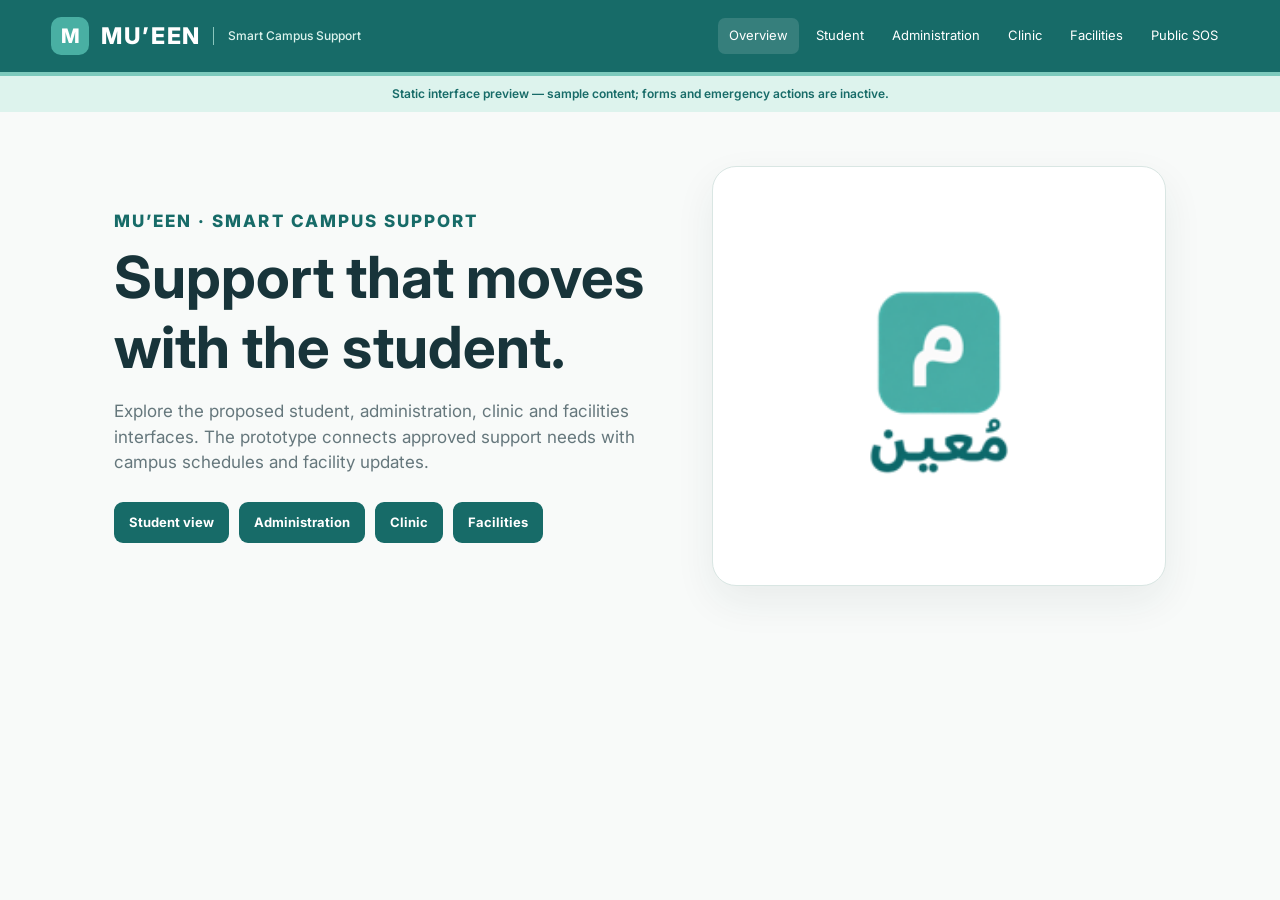
<file: index.html>
<!doctype html><html lang="en"><head><meta charset="utf-8"><meta name="viewport" content="width=device-width,initial-scale=1"><meta name="description" content="Mu’een static interface preview"><title>Smart Campus Support | Mu’een</title><link rel="stylesheet" href="css/styles.css"></head><body><header class="top"><a class="identity" href="index.html"><span class="mark">M</span>MU’EEN <small>Smart Campus Support</small></a><nav aria-label="Preview pages"><a href="index.html" class="current">Overview</a><a href="student.html" class="">Student</a><a href="admin.html" class="">Administration</a><a href="clinic.html" class="">Clinic</a><a href="facilities.html" class="">Facilities</a><a href="sos.html" class="">Public SOS</a></nav></header><div class="preview">Static interface preview — sample content; forms and emergency actions are inactive.</div><main class="hero"><div><p class="eyebrow">MU’EEN · SMART CAMPUS SUPPORT</p><h1>Support that moves with the student.</h1><p class="muted">Explore the proposed student, administration, clinic and facilities interfaces. The prototype connects approved support needs with campus schedules and facility updates.</p><div class="role-links"><a href="student.html">Student view</a><a href="admin.html">Administration</a><a href="clinic.html">Clinic</a><a href="facilities.html">Facilities</a></div></div><div class="logo-card"><img src="assets/mueen-logo.png" alt="Mu’een logo"></div></main></body></html>
</file>
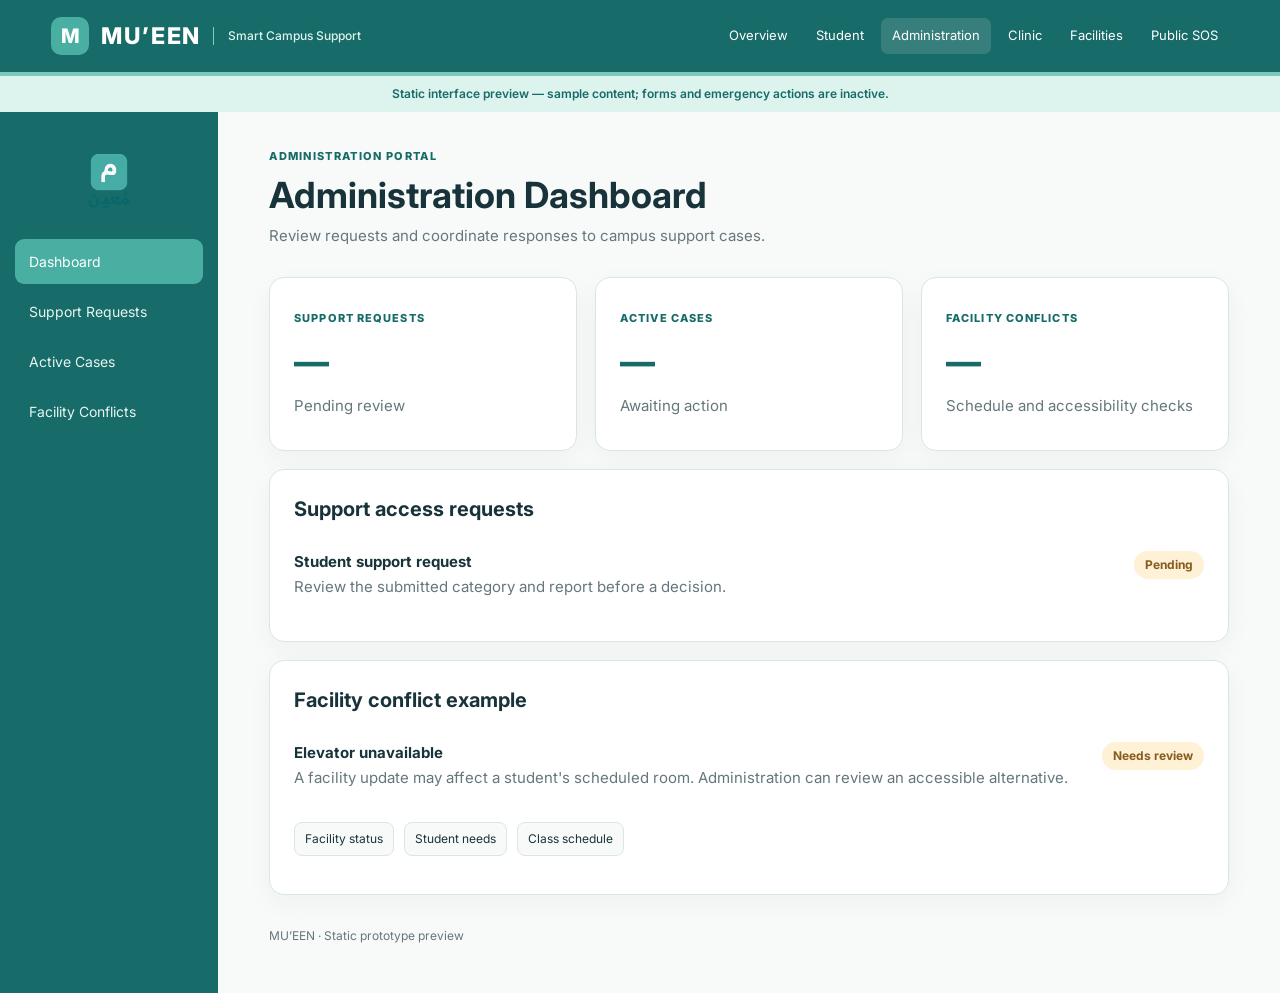
<file: admin.html>
<!doctype html><html lang="en"><head><meta charset="utf-8"><meta name="viewport" content="width=device-width,initial-scale=1"><meta name="description" content="Mu’een static interface preview"><title>Administration Dashboard | Mu’een</title><link rel="stylesheet" href="css/styles.css"></head><body><header class="top"><a class="identity" href="index.html"><span class="mark">M</span>MU’EEN <small>Smart Campus Support</small></a><nav aria-label="Preview pages"><a href="index.html" class="">Overview</a><a href="student.html" class="">Student</a><a href="admin.html" class="current">Administration</a><a href="clinic.html" class="">Clinic</a><a href="facilities.html" class="">Facilities</a><a href="sos.html" class="">Public SOS</a></nav></header><div class="preview">Static interface preview — sample content; forms and emergency actions are inactive.</div><div class="shell"><aside class="side"><img class="logo" src="assets/mueen-logo.png" alt="Mu’een logo"><a href="admin.html" class="active">Dashboard</a><a href="#requests" class="">Support Requests</a><a href="#cases" class="">Active Cases</a><a href="#cases" class="">Facility Conflicts</a></aside><main class="main"><p class="eyebrow">Administration portal</p><h1>Administration Dashboard</h1><p class="muted intro">Review requests and coordinate responses to campus support cases.</p><div class="grid three"><section class="card"><p class="label">SUPPORT REQUESTS</p><p class="stat">—</p><p class="muted">Pending review</p></section><section class="card"><p class="label">ACTIVE CASES</p><p class="stat">—</p><p class="muted">Awaiting action</p></section><section class="card"><p class="label">FACILITY CONFLICTS</p><p class="stat">—</p><p class="muted">Schedule and accessibility checks</p></section><section class="card wide" id="requests"><h2>Support access requests</h2><div class="row"><div><strong>Student support request</strong><p class="muted">Review the submitted category and report before a decision.</p></div><span class="pill warn">Pending</span></div></section><section class="card wide" id="cases"><h2>Facility conflict example</h2><div class="row"><div><strong>Elevator unavailable</strong><p class="muted">A facility update may affect a student's scheduled room. Administration can review an accessible alternative.</p></div><span class="pill warn">Needs review</span></div><div class="meta"><span>Facility status</span><span>Student needs</span><span>Class schedule</span></div></section></div><p class="site-footer">MU’EEN · Static prototype preview</p></main></div></body></html>
</file>
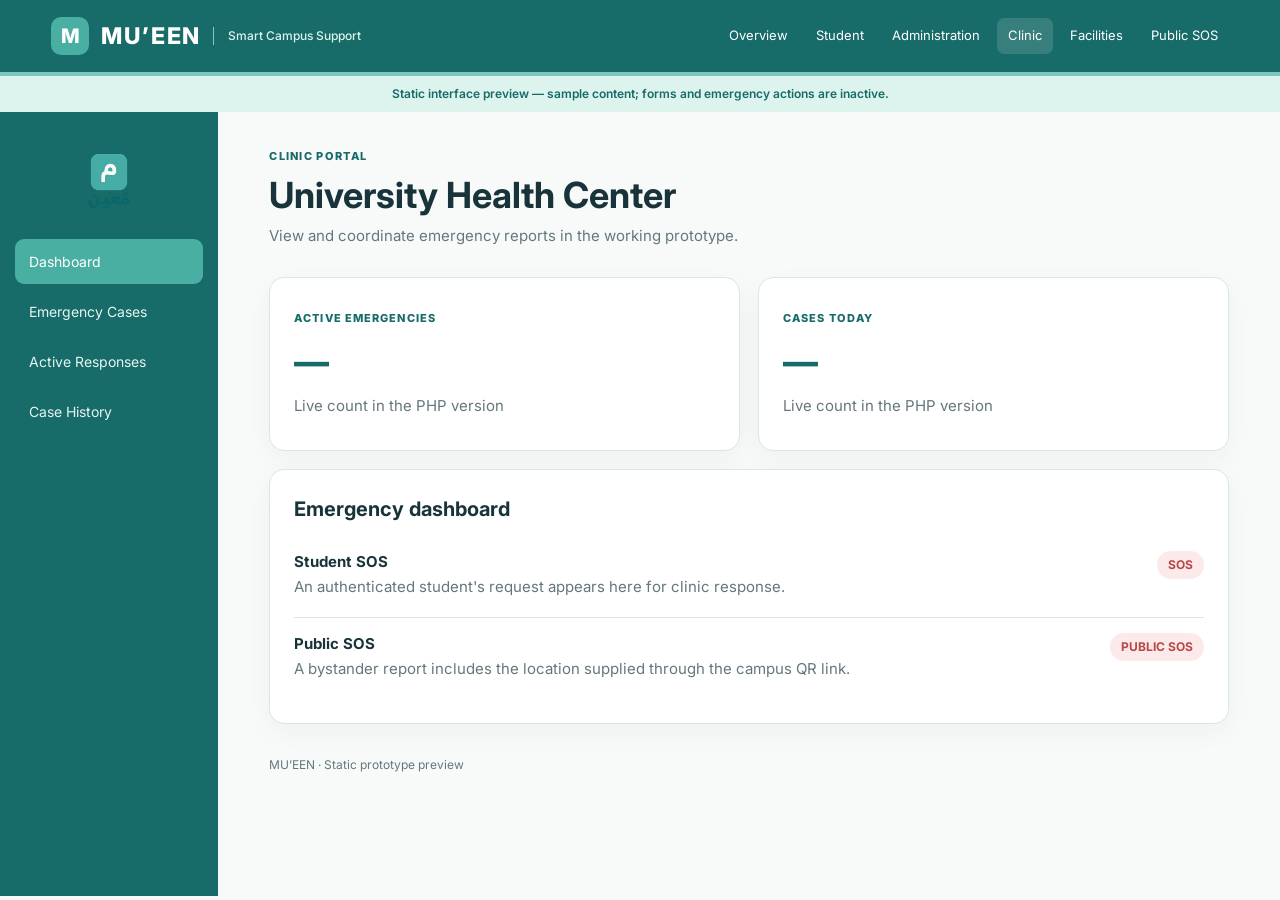
<file: clinic.html>
<!doctype html><html lang="en"><head><meta charset="utf-8"><meta name="viewport" content="width=device-width,initial-scale=1"><meta name="description" content="Mu’een static interface preview"><title>University Health Center | Mu’een</title><link rel="stylesheet" href="css/styles.css"></head><body><header class="top"><a class="identity" href="index.html"><span class="mark">M</span>MU’EEN <small>Smart Campus Support</small></a><nav aria-label="Preview pages"><a href="index.html" class="">Overview</a><a href="student.html" class="">Student</a><a href="admin.html" class="">Administration</a><a href="clinic.html" class="current">Clinic</a><a href="facilities.html" class="">Facilities</a><a href="sos.html" class="">Public SOS</a></nav></header><div class="preview">Static interface preview — sample content; forms and emergency actions are inactive.</div><div class="shell"><aside class="side"><img class="logo" src="assets/mueen-logo.png" alt="Mu’een logo"><a href="clinic.html" class="active">Dashboard</a><a href="#emergencies" class="">Emergency Cases</a><a href="#emergencies" class="">Active Responses</a><a href="#emergencies" class="">Case History</a></aside><main class="main"><p class="eyebrow">Clinic portal</p><h1>University Health Center</h1><p class="muted intro">View and coordinate emergency reports in the working prototype.</p><div class="grid"><section class="card"><p class="label">ACTIVE EMERGENCIES</p><p class="stat">—</p><p class="muted">Live count in the PHP version</p></section><section class="card"><p class="label">CASES TODAY</p><p class="stat">—</p><p class="muted">Live count in the PHP version</p></section><section class="card wide" id="emergencies"><h2>Emergency dashboard</h2><div class="row"><div><strong>Student SOS</strong><p class="muted">An authenticated student's request appears here for clinic response.</p></div><span class="pill red">SOS</span></div><div class="row"><div><strong>Public SOS</strong><p class="muted">A bystander report includes the location supplied through the campus QR link.</p></div><span class="pill red">PUBLIC SOS</span></div></section></div><p class="site-footer">MU’EEN · Static prototype preview</p></main></div></body></html>
</file>
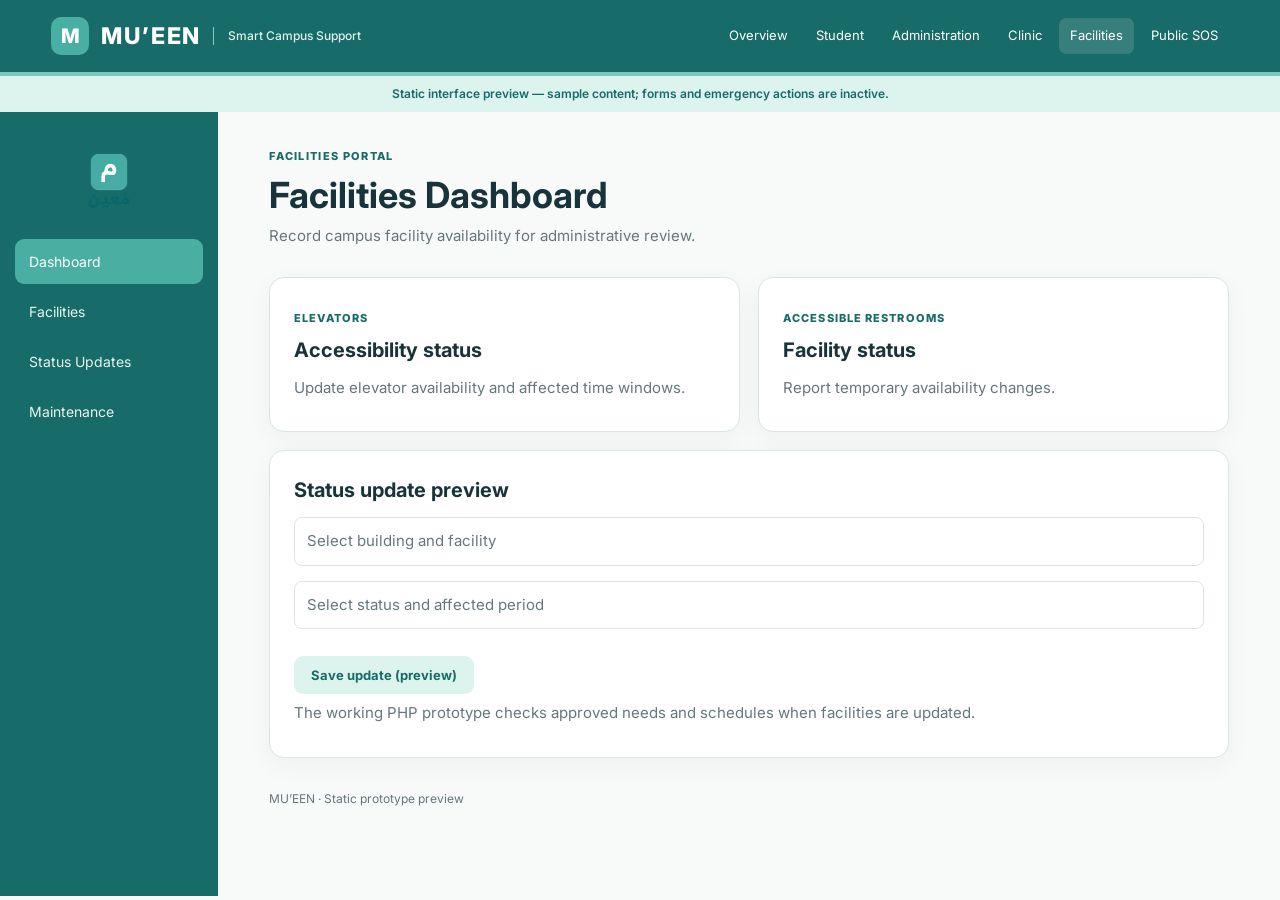
<file: facilities.html>
<!doctype html><html lang="en"><head><meta charset="utf-8"><meta name="viewport" content="width=device-width,initial-scale=1"><meta name="description" content="Mu’een static interface preview"><title>Facilities Dashboard | Mu’een</title><link rel="stylesheet" href="css/styles.css"></head><body><header class="top"><a class="identity" href="index.html"><span class="mark">M</span>MU’EEN <small>Smart Campus Support</small></a><nav aria-label="Preview pages"><a href="index.html" class="">Overview</a><a href="student.html" class="">Student</a><a href="admin.html" class="">Administration</a><a href="clinic.html" class="">Clinic</a><a href="facilities.html" class="current">Facilities</a><a href="sos.html" class="">Public SOS</a></nav></header><div class="preview">Static interface preview — sample content; forms and emergency actions are inactive.</div><div class="shell"><aside class="side"><img class="logo" src="assets/mueen-logo.png" alt="Mu’een logo"><a href="facilities.html" class="active">Dashboard</a><a href="#updates" class="">Facilities</a><a href="#updates" class="">Status Updates</a><a href="#updates" class="">Maintenance</a></aside><main class="main"><p class="eyebrow">Facilities portal</p><h1>Facilities Dashboard</h1><p class="muted intro">Record campus facility availability for administrative review.</p><div class="grid"><section class="card"><p class="label">ELEVATORS</p><h2>Accessibility status</h2><p class="muted">Update elevator availability and affected time windows.</p></section><section class="card"><p class="label">ACCESSIBLE RESTROOMS</p><h2>Facility status</h2><p class="muted">Report temporary availability changes.</p></section><section class="card wide" id="updates"><h2>Status update preview</h2><span class="fake-input">Select building and facility</span><span class="fake-input">Select status and affected period</span><span class="button secondary">Save update (preview)</span><p class="muted">The working PHP prototype checks approved needs and schedules when facilities are updated.</p></section></div><p class="site-footer">MU’EEN · Static prototype preview</p></main></div></body></html>
</file>
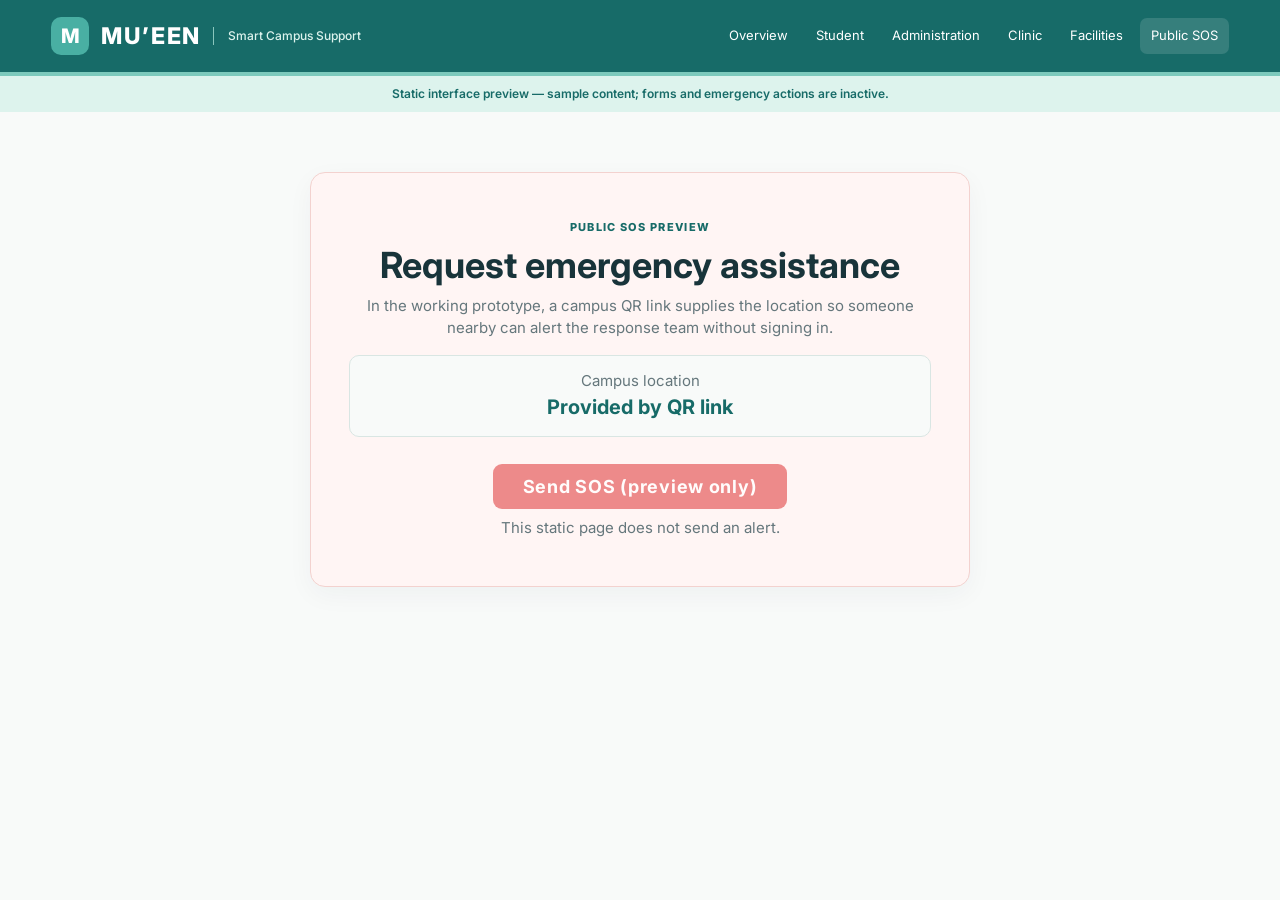
<file: sos.html>
<!doctype html><html lang="en"><head><meta charset="utf-8"><meta name="viewport" content="width=device-width,initial-scale=1"><meta name="description" content="Mu’een static interface preview"><title>Public SOS | Mu’een</title><link rel="stylesheet" href="css/styles.css"></head><body><header class="top"><a class="identity" href="index.html"><span class="mark">M</span>MU’EEN <small>Smart Campus Support</small></a><nav aria-label="Preview pages"><a href="index.html" class="">Overview</a><a href="student.html" class="">Student</a><a href="admin.html" class="">Administration</a><a href="clinic.html" class="">Clinic</a><a href="facilities.html" class="">Facilities</a><a href="sos.html" class="current">Public SOS</a></nav></header><div class="preview">Static interface preview — sample content; forms and emergency actions are inactive.</div><main class="sos-main"><div class="card danger"><p class="eyebrow">PUBLIC SOS PREVIEW</p><h1>Request emergency assistance</h1><p class="muted">In the working prototype, a campus QR link supplies the location so someone nearby can alert the response team without signing in.</p><div class="box"><span class="muted">Campus location</span><div class="location">Provided by QR link</div></div><span class="button sos" aria-disabled="true">Send SOS (preview only)</span><p class="muted">This static page does not send an alert.</p></div></main></body></html>
</file>
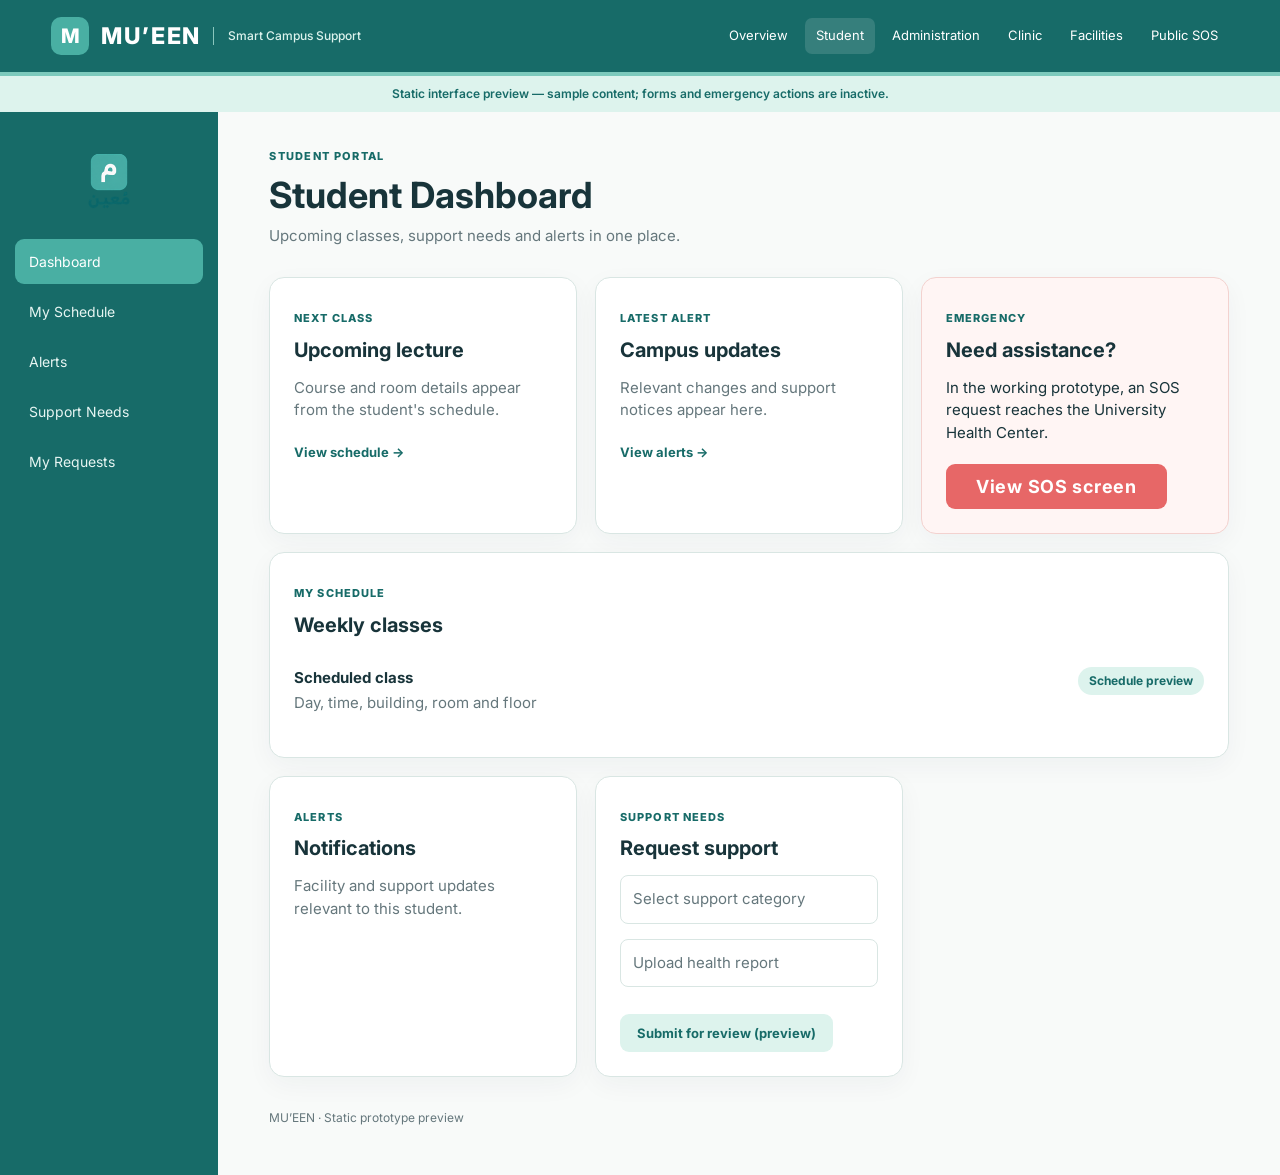
<file: student.html>
<!doctype html><html lang="en"><head><meta charset="utf-8"><meta name="viewport" content="width=device-width,initial-scale=1"><meta name="description" content="Mu’een static interface preview"><title>Student Dashboard | Mu’een</title><link rel="stylesheet" href="css/styles.css"></head><body><header class="top"><a class="identity" href="index.html"><span class="mark">M</span>MU’EEN <small>Smart Campus Support</small></a><nav aria-label="Preview pages"><a href="index.html" class="">Overview</a><a href="student.html" class="current">Student</a><a href="admin.html" class="">Administration</a><a href="clinic.html" class="">Clinic</a><a href="facilities.html" class="">Facilities</a><a href="sos.html" class="">Public SOS</a></nav></header><div class="preview">Static interface preview — sample content; forms and emergency actions are inactive.</div><div class="shell"><aside class="side"><img class="logo" src="assets/mueen-logo.png" alt="Mu’een logo"><a href="student.html" class="active">Dashboard</a><a href="#schedule" class="">My Schedule</a><a href="#alerts" class="">Alerts</a><a href="#requests" class="">Support Needs</a><a href="#requests" class="">My Requests</a></aside><main class="main"><p class="eyebrow">Student portal</p><h1>Student Dashboard</h1><p class="muted intro">Upcoming classes, support needs and alerts in one place.</p><div class="grid three"><section class="card"><p class="label">NEXT CLASS</p><h2>Upcoming lecture</h2><p class="muted">Course and room details appear from the student's schedule.</p><a class="link" href="#schedule">View schedule →</a></section><section class="card"><p class="label">LATEST ALERT</p><h2>Campus updates</h2><p class="muted">Relevant changes and support notices appear here.</p><a class="link" href="#alerts">View alerts →</a></section><section class="card danger"><p class="label">EMERGENCY</p><h2>Need assistance?</h2><p>In the working prototype, an SOS request reaches the University Health Center.</p><a class="button sos" href="sos.html">View SOS screen</a></section><section class="card wide" id="schedule"><p class="label">MY SCHEDULE</p><h2>Weekly classes</h2><div class="row"><div><strong>Scheduled class</strong><p class="muted">Day, time, building, room and floor</p></div><span class="pill">Schedule preview</span></div></section><section class="card" id="alerts"><p class="label">ALERTS</p><h2>Notifications</h2><p class="muted">Facility and support updates relevant to this student.</p></section><section class="card" id="requests"><p class="label">SUPPORT NEEDS</p><h2>Request support</h2><span class="fake-input">Select support category</span><span class="fake-input">Upload health report</span><span class="button secondary">Submit for review (preview)</span></section></div><p class="site-footer">MU’EEN · Static prototype preview</p></main></div></body></html>
</file>
<file: css/styles.css>
@import url('https://fonts.googleapis.com/css2?family=Inter:wght@400;500;600;700;800&display=swap');
:root{--dark:#176B68;--medium:#49AFA3;--mint:#7CC9BC;--pale:#DDF3ED;--bg:#F8FAF9;--text:#18343A;--muted:#65777C;--line:#D9E6E3;--red:#E76767}*{box-sizing:border-box}html{scroll-behavior:smooth}body{margin:0;background:var(--bg);color:var(--text);font:15px/1.5 Inter,Arial,sans-serif}a{color:inherit;text-decoration:none}.top{background:var(--dark);color:#fff;border-bottom:4px solid var(--mint);padding:0 clamp(20px,4vw,56px);min-height:76px;display:flex;align-items:center;justify-content:space-between;gap:18px}.top .identity{display:flex;align-items:center;gap:12px;font-size:23px;font-weight:800;letter-spacing:.08em}.mark{width:38px;height:38px;border-radius:10px;background:var(--medium);display:grid;place-items:center;font-size:20px;letter-spacing:0}.top small{font-size:12px;font-weight:500;letter-spacing:0;color:#DDF3ED;border-left:1px solid #8ac6bd;padding-left:14px}.top nav{display:flex;gap:6px;flex-wrap:wrap}.top nav a{font-size:13px;padding:8px 11px;border-radius:7px}.top nav a:hover,.top nav a.current{background:#ffffff22}.preview{background:#DDF3ED;color:#176B68;padding:9px 30px;text-align:center;font-size:12px;font-weight:600}.shell{display:flex;min-height:calc(100vh - 116px)}.side{width:218px;flex:none;background:var(--dark);padding:25px 15px}.side .logo{width:84px;height:84px;object-fit:contain;display:block;margin:0 auto 18px}.side a{display:block;color:#E7F5F2;padding:12px 14px;margin:5px 0;border-radius:9px;font-size:14px}.side a:hover,.side a.active{background:var(--medium);color:#fff}.main{width:100%;padding:36px clamp(22px,4vw,54px);max-width:1480px}.eyebrow{font-size:11px;font-weight:800;letter-spacing:.12em;color:var(--dark);text-transform:uppercase;margin:0 0 9px}h1{font-size:clamp(27px,3vw,36px);line-height:1.2;margin:0 0 8px}h2{font-size:20px;margin:0 0 12px}h3{font-size:17px;margin:0 0 8px}.muted{color:var(--muted)}.intro{margin:0 0 30px}.grid{display:grid;grid-template-columns:repeat(2,minmax(0,1fr));gap:18px}.grid.three{grid-template-columns:repeat(3,minmax(0,1fr))}.card{background:#fff;border:1px solid var(--line);border-radius:15px;padding:24px;box-shadow:0 8px 26px #18343A0B;min-width:0}.card p{margin:8px 0}.wide{grid-column:1/-1}.pill{display:inline-block;background:var(--pale);color:var(--dark);border-radius:999px;padding:5px 11px;font-size:12px;font-weight:700}.pill.warn{background:#FFF1D6;color:#855C1D}.pill.red{background:#FCEAEA;color:#B84747}.label{font-size:11px;letter-spacing:.1em;font-weight:800;color:var(--dark);margin:0 0 12px}.link{color:var(--dark);font-weight:700;font-size:13px;display:inline-block;margin-top:13px}.button{display:inline-block;border:0;background:var(--dark);color:#fff;border-radius:9px;padding:11px 17px;font:700 13px Inter,Arial,sans-serif;margin-top:12px}.button.secondary{background:var(--pale);color:var(--dark)}.button.sos{background:var(--red);font-size:18px;letter-spacing:.04em;padding:12px 30px}.danger{background:#FFF5F4;border-color:#F3D2CF}.row{display:flex;align-items:start;justify-content:space-between;gap:14px;border-top:1px solid var(--line);padding:15px 0}.row:first-of-type{border-top:0}.row p{margin:3px 0}.stat{font-size:35px;font-weight:800;color:var(--dark);margin:0}.meta{display:flex;gap:10px;flex-wrap:wrap;margin:14px 0}.meta span{background:var(--bg);border:1px solid var(--line);padding:7px 10px;border-radius:8px;font-size:12px}.box{border:1px solid var(--line);background:var(--bg);border-radius:10px;padding:14px 16px;margin:15px 0}.fake-input{display:block;background:#fff;border:1px solid var(--line);border-radius:8px;padding:12px;color:var(--muted);margin:7px 0 15px}.site-footer{color:var(--muted);font-size:12px;margin-top:32px}.hero{max-width:1100px;margin:54px auto;padding:0 24px;display:grid;grid-template-columns:1.1fr .9fr;gap:42px;align-items:center}.hero .logo-card{background:#fff;border:1px solid var(--line);border-radius:24px;display:grid;place-items:center;min-height:420px;box-shadow:0 16px 40px #18343A12}.hero .logo-card img{width:280px;max-width:70%}.hero h1{font-size:clamp(38px,5vw,58px)}.hero p{font-size:17px}.role-links{display:flex;gap:10px;flex-wrap:wrap;margin-top:26px}.role-links a{background:var(--dark);color:#fff;padding:11px 15px;border-radius:9px;font-weight:700;font-size:13px}.role-links a:hover{background:var(--medium)}.sos-main{max-width:700px;margin:60px auto;padding:0 20px}.sos-main .card{text-align:center;padding:38px}.sos-main .location{font-weight:700;color:var(--dark);font-size:20px}.sos-main .button{cursor:default;opacity:.75}@media(max-width:900px){.top{padding:16px 22px;align-items:start;flex-direction:column}.side{width:170px}.grid.three{grid-template-columns:1fr 1fr}.hero{grid-template-columns:1fr}.hero .logo-card{min-height:250px}}@media(max-width:680px){.side{display:none}.main{padding:26px 18px}.grid,.grid.three{grid-template-columns:1fr}.top small{display:none}.top nav a{padding:7px 8px}.hero{margin:30px auto}.hero .logo-card{min-height:210px}.hero .logo-card img{width:180px}}
</file>
